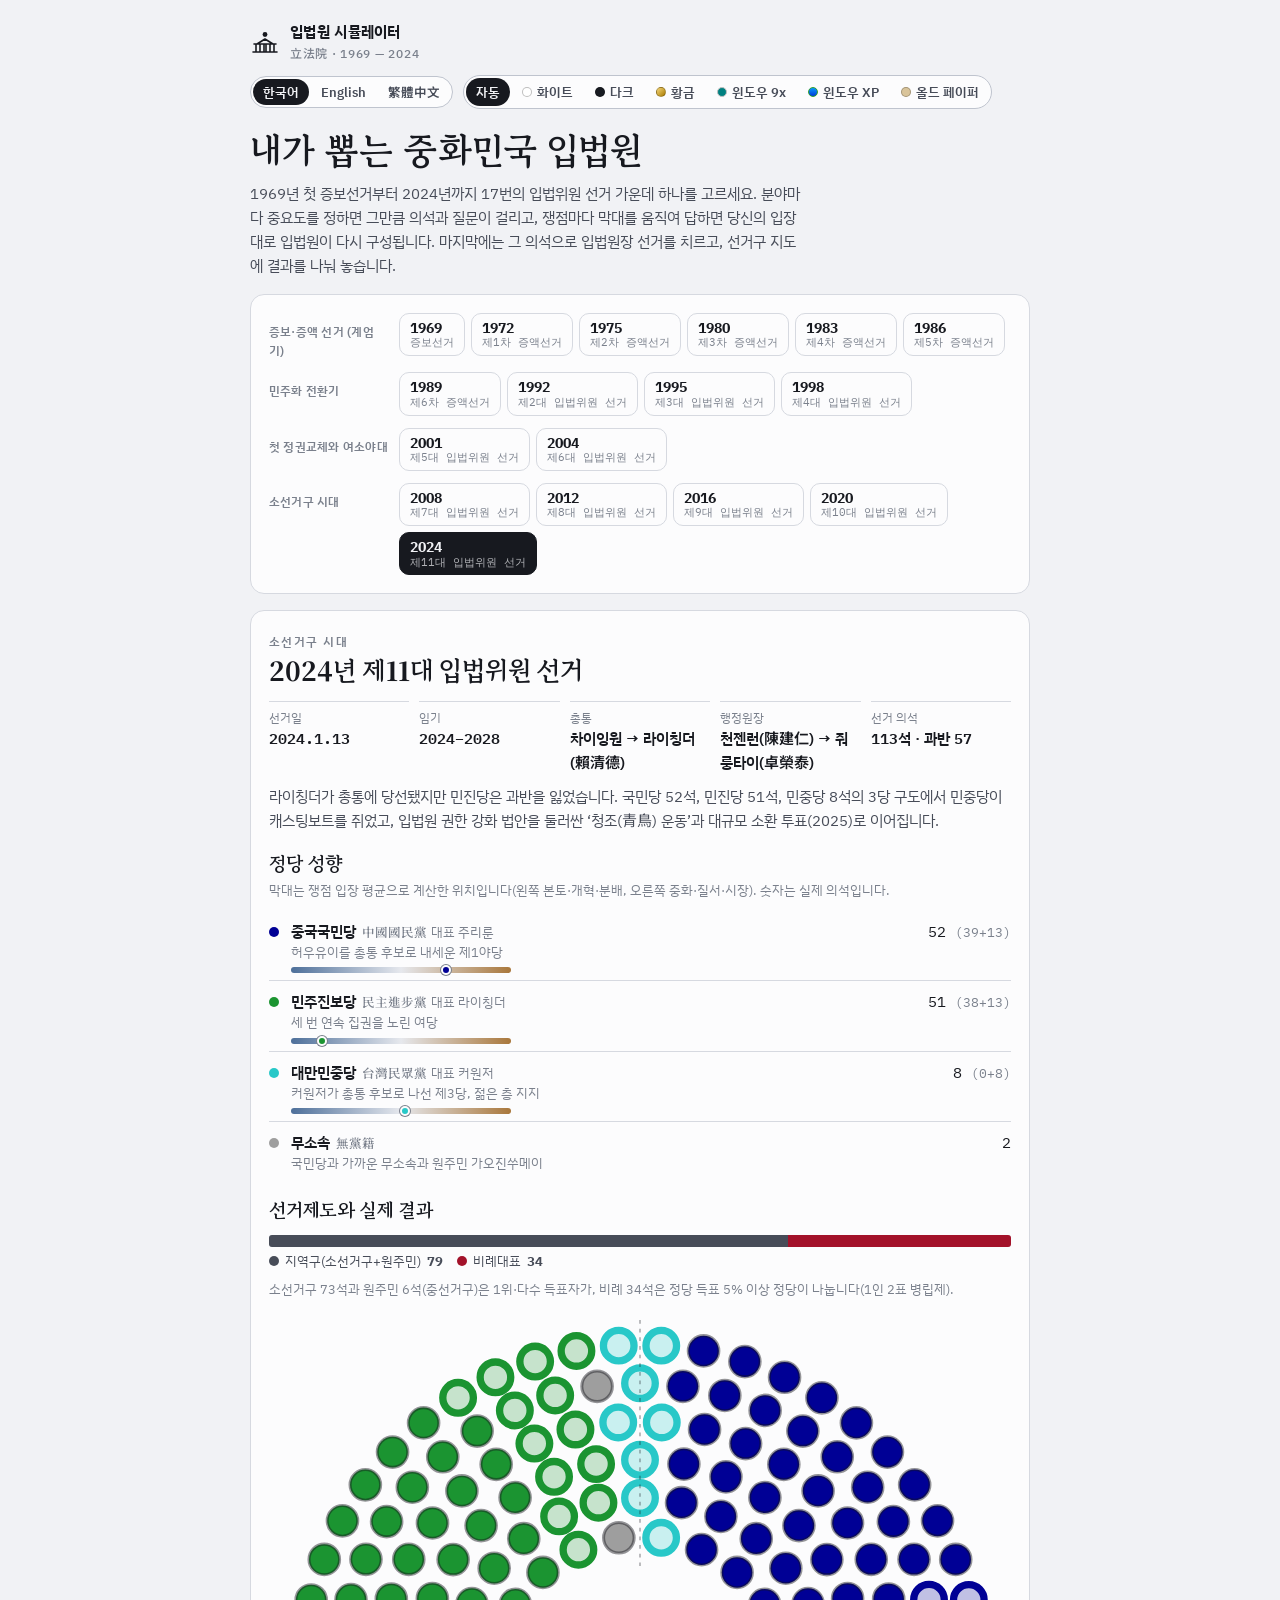
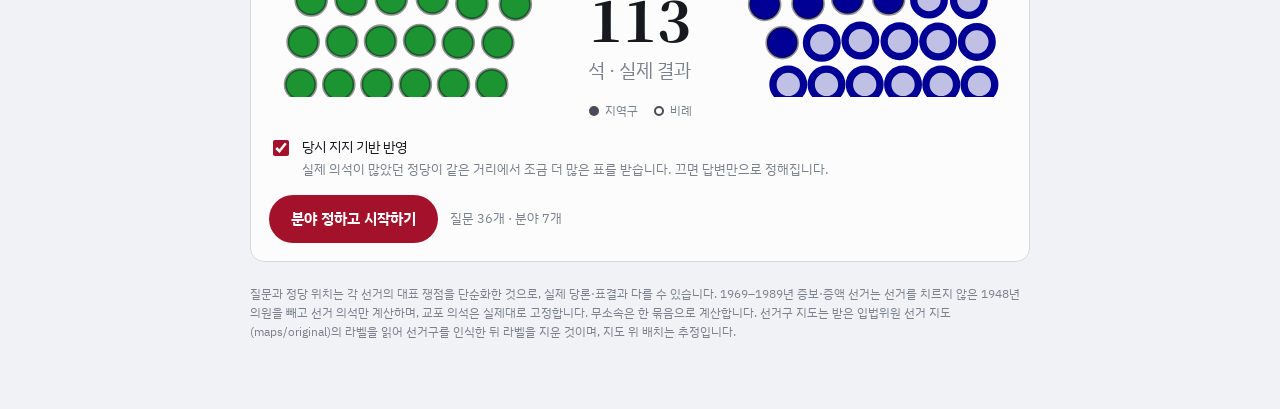
<file: index.html>
<!doctype html>
<html lang="ko"><head><meta charset="utf-8"><meta name="viewport" content="width=device-width,initial-scale=1,viewport-fit=cover">
<title>입법원 시뮬레이터</title>
<meta name="description" content="1969–2024 중화민국 입법위원 선거 17번을 내 입장으로 다시 치르는 시뮬레이터. 반원 의석, 입법원장·총통 선거, 선거구 지도.">
<link rel="alternate" hreflang="ko" href="./"><link rel="alternate" hreflang="en" href="en.html"><link rel="alternate" hreflang="zh-Hant" href="zh.html">
<link rel="icon" type="image/svg+xml" href="favicon/favicon.svg">
<link rel="preconnect" href="https://fonts.googleapis.com"><link rel="preconnect" href="https://fonts.gstatic.com" crossorigin>
<link rel="stylesheet" href="https://fonts.googleapis.com/css2?family=IBM+Plex+Sans+KR:wght@400;500;600;700&family=IBM+Plex+Mono:wght@500;600&family=Noto+Serif+TC:wght@600;800&family=Noto+Sans+TC:wght@400;500;700&family=Gowun+Batang:wght@400;700&family=DotGothic16&display=swap">
<link rel="stylesheet" href="css/style.css">
</head><body>
<div class="wrap">
  <div class="top">
    <div class="brand">
      <svg viewBox="0 0 30 24" aria-hidden="true"><path d="M3 22h24M6 22v-8M10 22v-8M14 22v-8M16 22v-8M20 22v-8M24 22v-8M4 14h22M7 14l8-5 8 5" fill="none" stroke="currentColor" stroke-width="1.6" stroke-linecap="round" stroke-linejoin="round"/><circle cx="15" cy="4.5" r="2.4" fill="currentColor"/></svg>
      <div>입법원 시뮬레이터<small>立法院 · 1969 — 2024</small></div>
    </div>
    <div class="topr">
      <nav class="lang" aria-label="언어"><a href="./" hreflang="ko" lang="ko" aria-current="page">한국어</a><a href="en.html" hreflang="en" lang="en">English</a><a href="zh.html" hreflang="zh-Hant" lang="zh-Hant">繁體中文</a></nav>
      <div class="skin" id="skin" role="group" aria-label="테마"><button type="button" data-skin="auto">자동</button><button type="button" data-skin="light"><i style="background:#ffffff"></i>화이트</button><button type="button" data-skin="dark"><i style="background:#181b21"></i>다크</button><button type="button" data-skin="gold"><i style="background:linear-gradient(135deg,#f6d77a,#a87a00)"></i>황금</button><button type="button" data-skin="win9x"><i style="background:#008080;border-color:#c0c0c0"></i>윈도우 9x</button><button type="button" data-skin="winxp"><i style="background:linear-gradient(180deg,#0997ff,#003dd7);border-color:#2f9e2f"></i>윈도우 XP</button><button type="button" data-skin="paper"><i style="background:#d9c49a"></i>올드 페이퍼</button></div>
      <button type="button" class="link" id="toHome" hidden>선거 다시 고르기</button>
    </div>
  </div>
  <main id="app"></main>
  <p class="foot">질문과 정당 위치는 각 선거의 대표 쟁점을 단순화한 것으로, 실제 당론·표결과 다를 수 있습니다. 1969–1989년 증보·증액 선거는 선거를 치르지 않은 1948년 의원을 빼고 선거 의석만 계산하며, 교포 의석은 실제대로 고정합니다. 무소속은 한 묶음으로 계산합니다. 선거구 지도는 받은 입법위원 선거 지도(maps/original)의 라벨을 읽어 선거구를 인식한 뒤 라벨을 지운 것이며, 지도 위 배치는 추정입니다.</p>
</div>
<script src="data/elections.js"></script>
<script src="data/districts.js"></script>
<script src="data/presidents.js"></script>
<script src="questions/1969.js"></script>
<script src="questions/1972.js"></script>
<script src="questions/1975.js"></script>
<script src="questions/1980.js"></script>
<script src="questions/1983.js"></script>
<script src="questions/1986.js"></script>
<script src="questions/1989.js"></script>
<script src="questions/1992.js"></script>
<script src="questions/1995.js"></script>
<script src="questions/1998.js"></script>
<script src="questions/2001.js"></script>
<script src="questions/2004.js"></script>
<script src="questions/2008.js"></script>
<script src="questions/2012.js"></script>
<script src="questions/2016.js"></script>
<script src="questions/2020.js"></script>
<script src="questions/2024.js"></script>
<script src="i18n/ko.js"></script>
<script src="js/engine.js"></script>
<script src="js/card.js"></script>
<script src="js/app.js"></script>
</body></html>
</file>
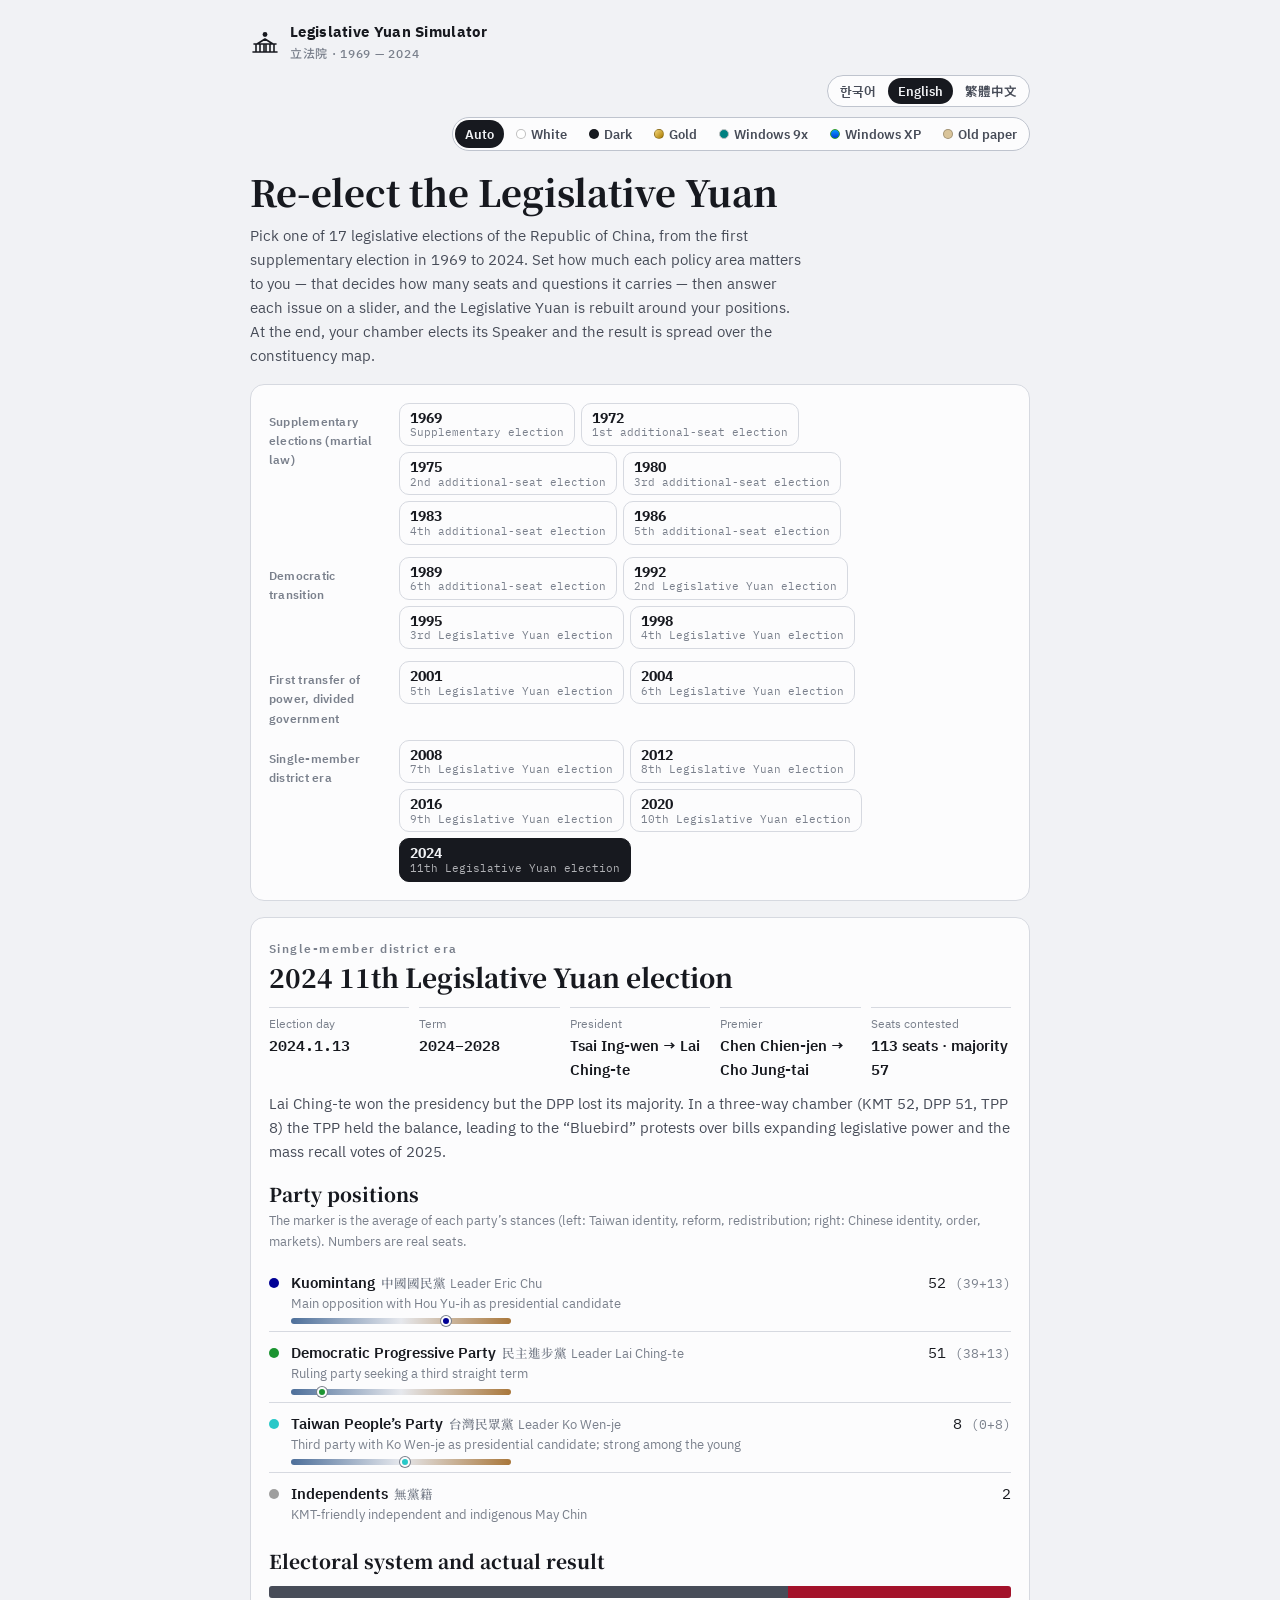
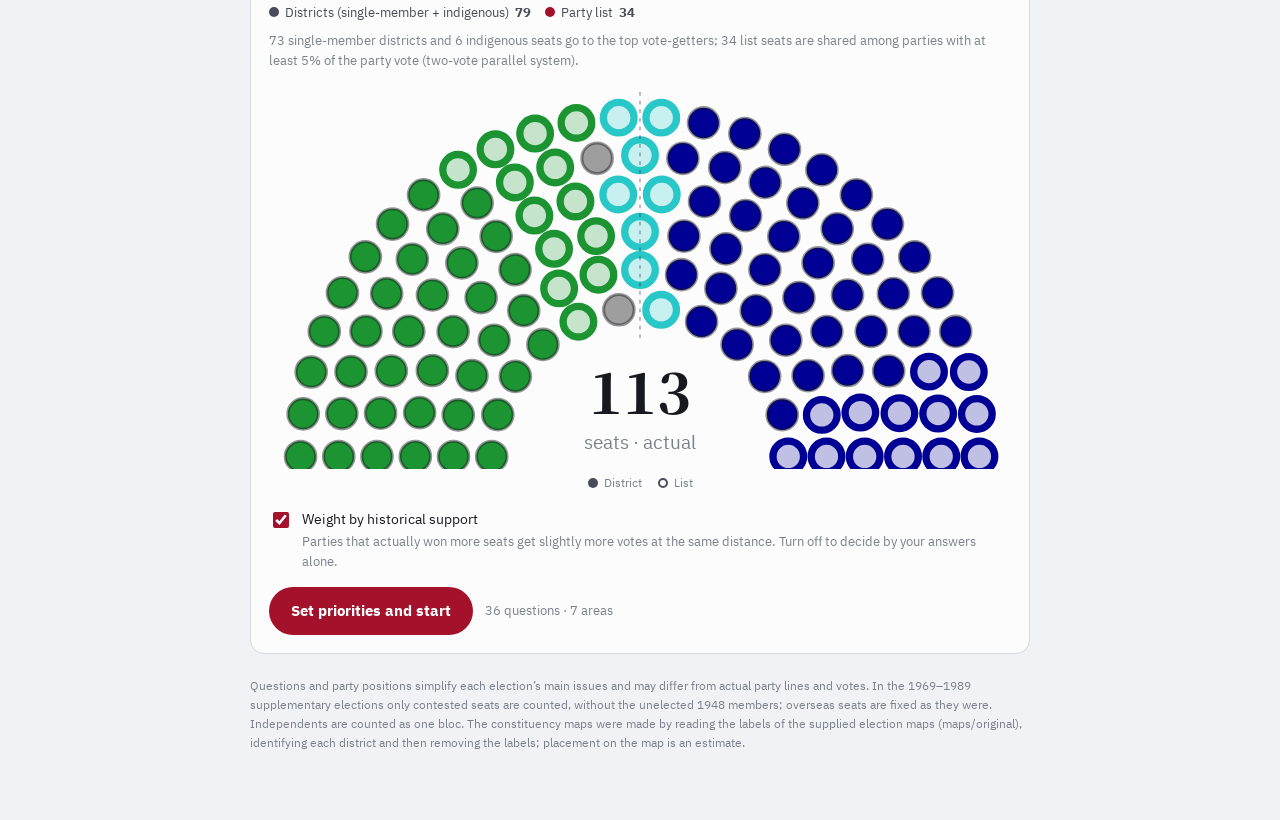
<file: en.html>
<!doctype html>
<html lang="en"><head><meta charset="utf-8"><meta name="viewport" content="width=device-width,initial-scale=1,viewport-fit=cover">
<title>Legislative Yuan Simulator</title>
<meta name="description" content="Re-run 17 Republic of China legislative elections (1969–2024) with your own positions: hemicycle, Speaker and presidential votes, constituency map.">
<link rel="alternate" hreflang="ko" href="./"><link rel="alternate" hreflang="en" href="en.html"><link rel="alternate" hreflang="zh-Hant" href="zh.html">
<link rel="icon" type="image/svg+xml" href="favicon/favicon.svg">
<link rel="preconnect" href="https://fonts.googleapis.com"><link rel="preconnect" href="https://fonts.gstatic.com" crossorigin>
<link rel="stylesheet" href="https://fonts.googleapis.com/css2?family=IBM+Plex+Sans+KR:wght@400;500;600;700&family=IBM+Plex+Mono:wght@500;600&family=Noto+Serif+TC:wght@600;800&family=Noto+Sans+TC:wght@400;500;700&family=Gowun+Batang:wght@400;700&family=DotGothic16&display=swap">
<link rel="stylesheet" href="css/style.css">
</head><body>
<div class="wrap">
  <div class="top">
    <div class="brand">
      <svg viewBox="0 0 30 24" aria-hidden="true"><path d="M3 22h24M6 22v-8M10 22v-8M14 22v-8M16 22v-8M20 22v-8M24 22v-8M4 14h22M7 14l8-5 8 5" fill="none" stroke="currentColor" stroke-width="1.6" stroke-linecap="round" stroke-linejoin="round"/><circle cx="15" cy="4.5" r="2.4" fill="currentColor"/></svg>
      <div>Legislative Yuan Simulator<small>立法院 · 1969 — 2024</small></div>
    </div>
    <div class="topr">
      <nav class="lang" aria-label="Language"><a href="./" hreflang="ko" lang="ko">한국어</a><a href="en.html" hreflang="en" lang="en" aria-current="page">English</a><a href="zh.html" hreflang="zh-Hant" lang="zh-Hant">繁體中文</a></nav>
      <div class="skin" id="skin" role="group" aria-label="Theme"><button type="button" data-skin="auto">Auto</button><button type="button" data-skin="light"><i style="background:#ffffff"></i>White</button><button type="button" data-skin="dark"><i style="background:#181b21"></i>Dark</button><button type="button" data-skin="gold"><i style="background:linear-gradient(135deg,#f6d77a,#a87a00)"></i>Gold</button><button type="button" data-skin="win9x"><i style="background:#008080;border-color:#c0c0c0"></i>Windows 9x</button><button type="button" data-skin="winxp"><i style="background:linear-gradient(180deg,#0997ff,#003dd7);border-color:#2f9e2f"></i>Windows XP</button><button type="button" data-skin="paper"><i style="background:#d9c49a"></i>Old paper</button></div>
      <button type="button" class="link" id="toHome" hidden>Pick another election</button>
    </div>
  </div>
  <main id="app"></main>
  <p class="foot">Questions and party positions simplify each election’s main issues and may differ from actual party lines and votes. In the 1969–1989 supplementary elections only contested seats are counted, without the unelected 1948 members; overseas seats are fixed as they were. Independents are counted as one bloc. The constituency maps were made by reading the labels of the supplied election maps (maps/original), identifying each district and then removing the labels; placement on the map is an estimate.</p>
</div>
<script src="data/elections.js"></script>
<script src="data/districts.js"></script>
<script src="data/presidents.js"></script>
<script src="questions/1969.js"></script>
<script src="questions/1972.js"></script>
<script src="questions/1975.js"></script>
<script src="questions/1980.js"></script>
<script src="questions/1983.js"></script>
<script src="questions/1986.js"></script>
<script src="questions/1989.js"></script>
<script src="questions/1992.js"></script>
<script src="questions/1995.js"></script>
<script src="questions/1998.js"></script>
<script src="questions/2001.js"></script>
<script src="questions/2004.js"></script>
<script src="questions/2008.js"></script>
<script src="questions/2012.js"></script>
<script src="questions/2016.js"></script>
<script src="questions/2020.js"></script>
<script src="questions/2024.js"></script>
<script src="i18n/en.js"></script>
<script src="i18n/en-data.js"></script>
<script src="questions/en/1969.js"></script>
<script src="questions/en/1972.js"></script>
<script src="questions/en/1975.js"></script>
<script src="questions/en/1980.js"></script>
<script src="questions/en/1983.js"></script>
<script src="questions/en/1986.js"></script>
<script src="questions/en/1989.js"></script>
<script src="questions/en/1992.js"></script>
<script src="questions/en/1995.js"></script>
<script src="questions/en/1998.js"></script>
<script src="questions/en/2001.js"></script>
<script src="questions/en/2004.js"></script>
<script src="questions/en/2008.js"></script>
<script src="questions/en/2012.js"></script>
<script src="questions/en/2016.js"></script>
<script src="questions/en/2020.js"></script>
<script src="questions/en/2024.js"></script>
<script src="i18n/apply.js"></script>
<script src="js/engine.js"></script>
<script src="js/card.js"></script>
<script src="js/app.js"></script>
</body></html>
</file>
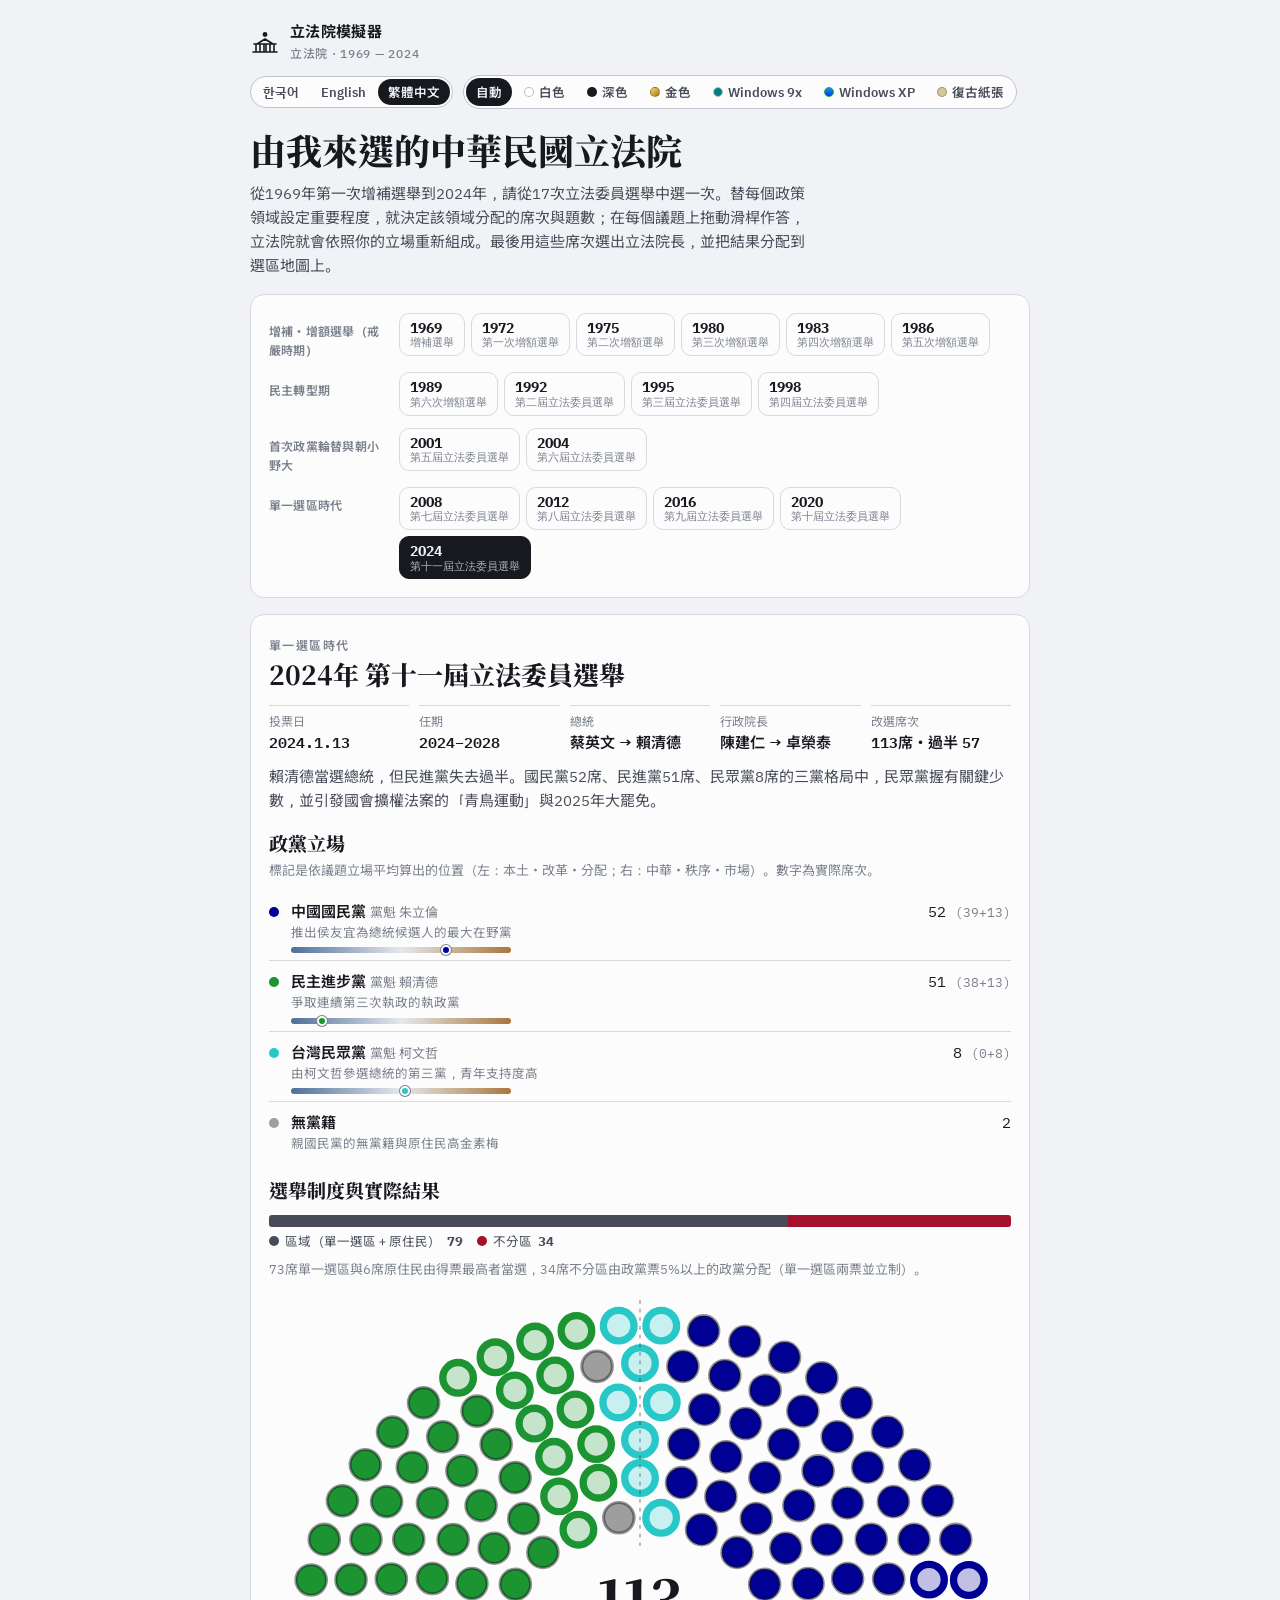
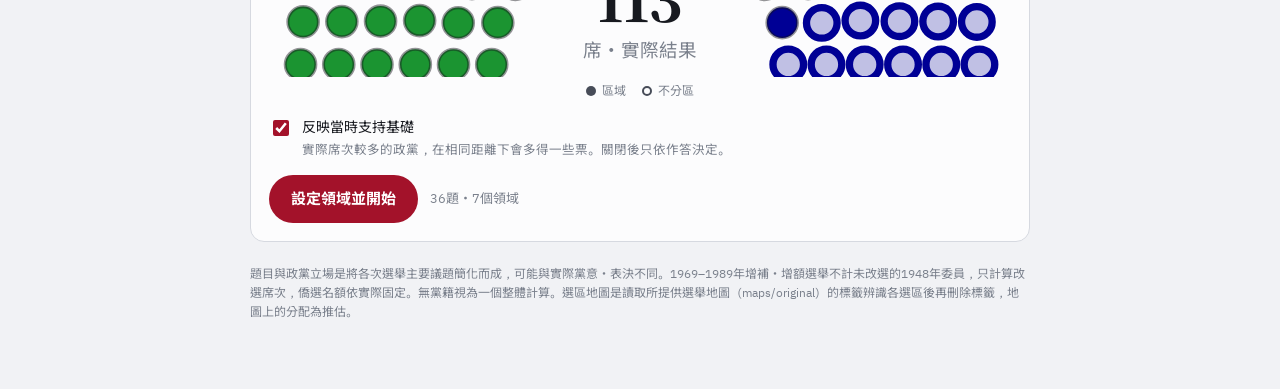
<file: zh.html>
<!doctype html>
<html lang="zh-Hant"><head><meta charset="utf-8"><meta name="viewport" content="width=device-width,initial-scale=1,viewport-fit=cover">
<title>立法院模擬器</title>
<meta name="description" content="用自己的立場重新進行1969–2024年17次中華民國立法委員選舉：半圓席次、立法院長與總統選舉、選區地圖。">
<link rel="alternate" hreflang="ko" href="./"><link rel="alternate" hreflang="en" href="en.html"><link rel="alternate" hreflang="zh-Hant" href="zh.html">
<link rel="icon" type="image/svg+xml" href="favicon/favicon.svg">
<link rel="preconnect" href="https://fonts.googleapis.com"><link rel="preconnect" href="https://fonts.gstatic.com" crossorigin>
<link rel="stylesheet" href="https://fonts.googleapis.com/css2?family=IBM+Plex+Sans+KR:wght@400;500;600;700&family=IBM+Plex+Mono:wght@500;600&family=Noto+Serif+TC:wght@600;800&family=Noto+Sans+TC:wght@400;500;700&family=Gowun+Batang:wght@400;700&family=DotGothic16&display=swap">
<link rel="stylesheet" href="css/style.css">
</head><body>
<div class="wrap">
  <div class="top">
    <div class="brand">
      <svg viewBox="0 0 30 24" aria-hidden="true"><path d="M3 22h24M6 22v-8M10 22v-8M14 22v-8M16 22v-8M20 22v-8M24 22v-8M4 14h22M7 14l8-5 8 5" fill="none" stroke="currentColor" stroke-width="1.6" stroke-linecap="round" stroke-linejoin="round"/><circle cx="15" cy="4.5" r="2.4" fill="currentColor"/></svg>
      <div>立法院模擬器<small>立法院 · 1969 — 2024</small></div>
    </div>
    <div class="topr">
      <nav class="lang" aria-label="語言"><a href="./" hreflang="ko" lang="ko">한국어</a><a href="en.html" hreflang="en" lang="en">English</a><a href="zh.html" hreflang="zh-Hant" lang="zh-Hant" aria-current="page">繁體中文</a></nav>
      <div class="skin" id="skin" role="group" aria-label="佈景"><button type="button" data-skin="auto">自動</button><button type="button" data-skin="light"><i style="background:#ffffff"></i>白色</button><button type="button" data-skin="dark"><i style="background:#181b21"></i>深色</button><button type="button" data-skin="gold"><i style="background:linear-gradient(135deg,#f6d77a,#a87a00)"></i>金色</button><button type="button" data-skin="win9x"><i style="background:#008080;border-color:#c0c0c0"></i>Windows 9x</button><button type="button" data-skin="winxp"><i style="background:linear-gradient(180deg,#0997ff,#003dd7);border-color:#2f9e2f"></i>Windows XP</button><button type="button" data-skin="paper"><i style="background:#d9c49a"></i>復古紙張</button></div>
      <button type="button" class="link" id="toHome" hidden>重新選擇選舉</button>
    </div>
  </div>
  <main id="app"></main>
  <p class="foot">題目與政黨立場是將各次選舉主要議題簡化而成，可能與實際黨意・表決不同。1969–1989年增補・增額選舉不計未改選的1948年委員，只計算改選席次，僑選名額依實際固定。無黨籍視為一個整體計算。選區地圖是讀取所提供選舉地圖（maps/original）的標籤辨識各選區後再刪除標籤，地圖上的分配為推估。</p>
</div>
<script src="data/elections.js"></script>
<script src="data/districts.js"></script>
<script src="data/presidents.js"></script>
<script src="questions/1969.js"></script>
<script src="questions/1972.js"></script>
<script src="questions/1975.js"></script>
<script src="questions/1980.js"></script>
<script src="questions/1983.js"></script>
<script src="questions/1986.js"></script>
<script src="questions/1989.js"></script>
<script src="questions/1992.js"></script>
<script src="questions/1995.js"></script>
<script src="questions/1998.js"></script>
<script src="questions/2001.js"></script>
<script src="questions/2004.js"></script>
<script src="questions/2008.js"></script>
<script src="questions/2012.js"></script>
<script src="questions/2016.js"></script>
<script src="questions/2020.js"></script>
<script src="questions/2024.js"></script>
<script src="i18n/zh.js"></script>
<script src="i18n/zh-data.js"></script>
<script src="questions/zh/1969.js"></script>
<script src="questions/zh/1972.js"></script>
<script src="questions/zh/1975.js"></script>
<script src="questions/zh/1980.js"></script>
<script src="questions/zh/1983.js"></script>
<script src="questions/zh/1986.js"></script>
<script src="questions/zh/1989.js"></script>
<script src="questions/zh/1992.js"></script>
<script src="questions/zh/1995.js"></script>
<script src="questions/zh/1998.js"></script>
<script src="questions/zh/2001.js"></script>
<script src="questions/zh/2004.js"></script>
<script src="questions/zh/2008.js"></script>
<script src="questions/zh/2012.js"></script>
<script src="questions/zh/2016.js"></script>
<script src="questions/zh/2020.js"></script>
<script src="questions/zh/2024.js"></script>
<script src="i18n/apply.js"></script>
<script src="js/engine.js"></script>
<script src="js/card.js"></script>
<script src="js/app.js"></script>
</body></html>
</file>
<file: css/style.css>
/* 입법원 시뮬레이터 — 한 줄 기록부형 레이아웃(위에 반원 의석, 아래로 안건, 미디어 플레이어 같은 막대로 입장 선택).
   중의원 시뮬레이터(jp-parliament-simulator)의 스타일을 바탕으로 했습니다.
   테마(data-skin): 없음=자동(기기 라이트/다크) · light(화이트) · dark(다크) · gold(황금) · win9x(윈도우 9x) · winxp(윈도우 XP) · paper(올드 페이퍼) */
:root{
  --bg:#f1f2f5; --surface:#fcfcfd; --sunk:#e6e8ed; --line:#d6d9e0; --line2:#bfc4ce;
  --ink:#17191f; --ink2:#474c58; --ink3:#7a808c;
  --accent:#a3122a; --accent-ink:#ffffff; --gold:#9a7a2e;
  --ok:#2f7d4f; --warn:#b4552d; --pa:#4d6f9a; --pb:#a9773b; --link:#2f5fb3;
  --seat-edge:rgba(20,22,28,.45); --radius:14px;
  --f-display:"Noto Serif TC","Gowun Batang","Noto Serif KR",serif;
  --f-body:"IBM Plex Sans KR","Noto Sans TC","Apple SD Gothic Neo","Malgun Gothic",sans-serif;
  --f-mono:"IBM Plex Mono",ui-monospace,monospace;
  color-scheme:light;
}
@media (prefers-color-scheme: dark){:root:not([data-theme="light"]):not([data-skin]){
  --bg:#101216; --surface:#181b21; --sunk:#13151a; --line:#2a2e37; --line2:#383d48;
  --ink:#e7e9ee; --ink2:#a9aebb; --ink3:#747a87; --accent:#f07a8e; --accent-ink:#101216; --gold:#c9a866;
  --ok:#6cc08f; --warn:#e08a63; --pa:#86a6d4; --pb:#d4a165; --link:#8ab4f8; --seat-edge:rgba(255,255,255,.6); color-scheme:dark}}
:root[data-theme="dark"]:not([data-skin]),html:root[data-skin="dark"]{
  --bg:#101216; --surface:#181b21; --sunk:#13151a; --line:#2a2e37; --line2:#383d48;
  --ink:#e7e9ee; --ink2:#a9aebb; --ink3:#747a87; --accent:#f07a8e; --accent-ink:#101216; --gold:#c9a866;
  --ok:#6cc08f; --warn:#e08a63; --pa:#86a6d4; --pb:#d4a165; --link:#8ab4f8; --seat-edge:rgba(255,255,255,.6); color-scheme:dark}
html:root[data-skin="light"]{color-scheme:light}
/* 황금: 금박 테두리와 짙은 금색 강조 */
html:root[data-skin="gold"]{--bg:#f3e6c4; --surface:#fffaf0; --sunk:#f0e2bd; --line:#e2c987; --line2:#c9a44f; --ink:#2a1f05; --ink2:#5a4515; --ink3:#8a7235;
  --accent:#a87a00; --accent-ink:#fffaf0; --gold:#b8860b; --ok:#3f7d2f; --warn:#a5462a; --pa:#4d6a8f; --pb:#a8721e; --link:#8a5a00; --seat-edge:rgba(60,40,0,.5); --radius:12px; color-scheme:light;
  --f-display:"Noto Serif TC","Gowun Batang",serif}
html:root[data-skin="gold"] body{background:radial-gradient(ellipse at 20% 0%,rgba(255,236,170,.75),transparent 55%),radial-gradient(ellipse at 90% 100%,rgba(184,134,11,.18),transparent 60%),var(--bg)}
html:root[data-skin="gold"] .box{border:1px solid #d9b45a;box-shadow:0 0 0 3px #fffaf0 inset,0 0 0 4px #e8cf8a inset,0 2px 10px rgba(140,100,0,.12)}
html:root[data-skin="gold"] :is(.cta,.play){background:linear-gradient(180deg,#e2b53e,#a87a00 55%,#8a6200);color:#fffaf0;box-shadow:0 1px 0 rgba(255,255,255,.5) inset,0 1px 3px rgba(90,60,0,.35);text-shadow:0 1px 1px rgba(60,40,0,.4)}
html:root[data-skin="gold"] :is(.intro h1,.rhead h2,.detail h2,.qtitle){background:linear-gradient(180deg,#8a6200,#c99a1e 45%,#6b4c00);-webkit-background-clip:text;background-clip:text;color:transparent}
html:root[data-skin="paper"]{--bg:#ece0c4; --surface:#f7efd9; --sunk:#e4d5b3; --line:#d3bf95; --line2:#bfa678; --ink:#3a2814; --ink2:#5e472b; --ink3:#8a7352;
  --accent:#7a2e1d; --accent-ink:#fbf3df; --gold:#9a7330; --ok:#4d6b2f; --warn:#a5462a; --pa:#4f6a78; --pb:#9a6a2c; --link:#7a3b17; --seat-edge:rgba(58,40,20,.6); --radius:4px; color-scheme:light;
  --f-display:"Shippori Mincho B1","Gowun Batang",serif; --f-body:"Gowun Batang","Shippori Mincho B1",serif}
html:root[data-skin="paper"] body{background:radial-gradient(ellipse at 20% 10%,rgba(255,250,235,.55),transparent 60%),radial-gradient(ellipse at 80% 90%,rgba(150,110,50,.12),transparent 55%),var(--bg)}
html:root[data-skin="win9x"]{--bg:#008080; --surface:#c0c0c0; --sunk:#ffffff; --line:#808080; --line2:#404040; --ink:#000000; --ink2:#202020; --ink3:#404040;
  --accent:#000080; --accent-ink:#ffffff; --gold:#808000; --ok:#006400; --warn:#a00000; --pa:#000080; --pb:#808000; --link:#0000ee; --seat-edge:#000000; --radius:0; color-scheme:light;
  --f-display:"DotGothic16","Gulim","Tahoma",sans-serif; --f-body:"Tahoma","Gulim","Dotum",sans-serif; --f-mono:"DotGothic16","Courier New",monospace}

*{box-sizing:border-box}
body{background:var(--bg);color:var(--ink);font-family:var(--f-body);font-size:15px;line-height:1.6;margin:0;padding:0 16px;-webkit-font-smoothing:antialiased}
.wrap{max-width:780px;margin:0 auto;padding-block:20px 56px}
button,select,input{font:inherit;color:inherit}
button{cursor:pointer}
button:focus-visible,[tabindex]:focus-visible,select:focus-visible{outline:2px solid var(--accent);outline-offset:2px}
h1,h2,h3,h4{font-family:var(--f-display);font-weight:800;line-height:1.3;text-wrap:balance;margin:0}
h3{font-size:19px}
.num{font-family:var(--f-mono);font-variant-numeric:tabular-nums}
.hint{color:var(--ink3);font-size:13px;margin:0}
.sub{margin:4px 0 12px}
.eyebrow{font-size:12px;letter-spacing:.12em;color:var(--ink3);font-weight:600}
.dot{display:inline-block;width:10px;height:10px;border-radius:50%;flex:none}
.ring{display:inline-block;width:10px;height:10px;border-radius:50%;flex:none;border:2px solid var(--ink2)}
.stack{display:grid;gap:16px}
.box{background:var(--surface);border:1px solid var(--line);border-radius:var(--radius);padding:18px;min-width:0}

/* 머리말 */
.top{display:flex;align-items:center;justify-content:space-between;gap:12px;margin-bottom:18px;flex-wrap:wrap}
.brand{display:flex;align-items:center;gap:10px;font-weight:700;letter-spacing:.02em}
.brand svg{width:30px;height:24px;flex:none}
.brand small{display:block;font-weight:500;color:var(--ink3);font-size:12px;letter-spacing:.06em}
.topr{display:flex;align-items:center;gap:10px;flex-wrap:wrap;justify-content:flex-end}
.skin{display:inline-flex;flex-wrap:wrap;justify-content:center;border:1px solid var(--line2);border-radius:18px;padding:2px;gap:2px;background:var(--surface);max-width:100%}
.skin button{white-space:nowrap;border:0;background:transparent;border-radius:999px;padding:4px 10px;font-size:12.5px;font-weight:600;color:var(--ink2);display:inline-flex;align-items:center;gap:5px}
.skin button i{width:10px;height:10px;border-radius:50%;border:1px solid rgba(0,0,0,.25);display:inline-block}
.skin button[aria-pressed="true"]{background:var(--ink);color:var(--bg)}
.link{background:none;border:0;padding:4px 0;color:var(--ink2);font-weight:600;font-size:14px}
.link:hover{color:var(--accent)}
.cta{background:var(--accent);color:var(--accent-ink);border:0;border-radius:999px;padding:12px 22px;font-weight:700;font-size:15px}
.cta.ghost{background:transparent;color:var(--ink);border:1px solid var(--line2)}
.cta:disabled{opacity:.4;cursor:default}
.launch{display:flex;flex-wrap:wrap;align-items:center;gap:12px}
.launch span{color:var(--ink3);font-size:13px}

/* 1. 총선 고르기 */
.intro h1{font-size:clamp(26px,6vw,36px)}
.intro p{color:var(--ink2);max-width:62ch;margin:8px 0 0}
.eras{display:grid;gap:12px}
.era{display:grid;grid-template-columns:120px 1fr;gap:10px;align-items:start}
.era>span{font-size:12px;color:var(--ink3);font-weight:600;padding-top:9px;letter-spacing:.02em}
.era .row{display:flex;flex-wrap:wrap;gap:6px}
.asm{border:1px solid var(--line);background:var(--surface);border-radius:10px;padding:5px 10px;display:grid;line-height:1.25;text-align:left;min-width:66px}
.asm b{font-size:14px}
.asm small{font-family:var(--f-mono);font-size:11px;color:var(--ink3)}
.asm[aria-pressed="true"]{background:var(--ink);color:var(--bg);border-color:var(--ink)}
.asm[aria-pressed="true"] small{color:inherit;opacity:.7}
@media (max-width:520px){.era{grid-template-columns:1fr;gap:4px}.era>span{padding-top:0}}
.detail h2{font-size:26px}
.facts{display:grid;grid-template-columns:repeat(auto-fit,minmax(140px,1fr));gap:10px;margin:14px 0 4px}
.facts div{border-top:1px solid var(--line);padding-top:6px}
.facts dt{font-size:12px;color:var(--ink3)}
.facts dd{margin:0;font-weight:600}
.desc{color:var(--ink2);margin:10px 0 0}
.sysbar{display:flex;height:12px;border-radius:3px;overflow:hidden;margin:12px 0 4px;background:var(--sunk)}
.sysbar span{height:100%}
.syslg{display:flex;flex-wrap:wrap;gap:4px 14px;font-size:12.5px;color:var(--ink2)}
.syslg span{display:flex;gap:6px;align-items:center}
.plist{display:grid;gap:2px;margin-top:6px}
.prow{display:grid;grid-template-columns:12px 1fr auto;gap:10px;align-items:baseline;padding:7px 0;border-bottom:1px solid var(--line)}
.prow:last-child{border-bottom:0}
.prow b{font-weight:600}
.prow small{display:block;color:var(--ink3);font-size:12.5px;line-height:1.4}
.prow .ja{font-family:var(--f-display);color:var(--ink3);font-size:12.5px;margin-left:6px;font-weight:600}
.lean{position:relative;height:6px;border-radius:3px;background:linear-gradient(90deg,var(--pa),var(--sunk) 50%,var(--pb));margin-top:6px;max-width:220px}
.lean i{position:absolute;top:50%;width:10px;height:10px;margin:-5px 0 0 -5px;border-radius:50%;border:2px solid var(--surface);box-shadow:0 0 0 1px var(--ink3)}
.opts{display:grid;gap:10px;margin-top:4px}
.chk{display:flex;gap:10px;align-items:flex-start;font-size:14px}
.chk input{margin-top:4px;accent-color:var(--accent);width:16px;height:16px;flex:none}
.chk small{display:block;color:var(--ink3);font-size:12.5px}

/* 반원 의석 (부채꼴 arch) */
.hemi svg{width:100%;height:auto;display:block}
.hemi .seat{transform-box:fill-box;transform-origin:center;transition:fill .5s ease,stroke .5s ease}
.hemi .big{font-family:var(--f-display);font-weight:800;font-size:46px;fill:var(--ink)}
.hemi .sm{font-size:15px;fill:var(--ink3)}
.hemi .mj{stroke:var(--ink);stroke-dasharray:3 4;opacity:.45}
.hlg{display:flex;justify-content:center;flex-wrap:wrap;gap:4px 16px;font-size:12px;color:var(--ink3);margin-top:4px}
.hlg span{display:flex;gap:6px;align-items:center}
.hemi .seat.s-in{animation:seatIn .55s cubic-bezier(.3,1.6,.5,1) backwards}
.hemi .seat.s-out{animation:seatOut .65s ease backwards}
.hemi .seat.s-sw{animation:seatSw .8s ease-in-out backwards}
@keyframes seatIn{0%{transform:scale(0);opacity:0}100%{transform:scale(1);opacity:1}}
@keyframes seatOut{0%{transform:scale(1.2)}45%{transform:scale(.2)}100%{transform:scale(1)}}
@keyframes seatSw{0%{fill:var(--old);transform:scale(1.15)}42%{fill:var(--old);transform:scale(.12)}43%{fill:var(--new);transform:scale(.12)}75%{transform:scale(1.15)}100%{fill:var(--new);transform:scale(1)}}
.popin{animation:seatIn .5s cubic-bezier(.3,1.6,.5,1) backwards;display:inline-block}

/* 2. 분야 중요도 */
.lead{color:var(--ink2);margin:6px 0 0;max-width:62ch}
.seg5{display:grid;grid-template-columns:repeat(5,1fr);border:1px solid var(--line2);border-radius:10px;overflow:hidden}
.seg5 button{border:0;border-right:1px solid var(--line);background:transparent;padding:8px 2px;font-size:12.5px;font-weight:600;color:var(--ink2);line-height:1.2}
.seg5 button:last-child{border-right:0}
.seg5 button[aria-checked="true"]{background:var(--ink);color:var(--bg)}
.seg5.mini{max-width:420px}
.seg5.mini button{padding:5px 2px;font-size:11.5px}
.frow{display:grid;gap:8px;padding:14px 0;border-bottom:1px solid var(--line)}
.frow:first-child{padding-top:0}
.frow:last-child{border-bottom:0;padding-bottom:0}
.frow .fh{display:flex;justify-content:space-between;align-items:flex-start;gap:10px}
.frow .fh small{display:block;color:var(--ink3);font-size:12.5px;font-weight:400;margin-top:2px}
.fseats{font-family:var(--f-mono);font-weight:700;font-size:16px;text-align:right;white-space:nowrap}
.fseats small{display:block;font-family:var(--f-body);color:var(--ink3);font-weight:500;font-size:12px}
.frow.off .fchip,.frow.off .fseats{opacity:.5}
.fchip{display:inline-flex;align-items:center;gap:6px;font-size:14px;font-weight:700;color:var(--ink)}
.fbar{display:flex;height:14px;border-radius:4px;overflow:hidden;background:var(--sunk);margin:6px 0 4px}
.fbar span{height:100%}

/* 3. 질문 */
.qhead{display:flex;justify-content:space-between;align-items:center;gap:10px}
.prog{display:grid;grid-auto-flow:column;gap:3px;margin:14px 0 18px}
.prog i{height:4px;border-radius:2px;background:var(--line)}
.prog i.done{background:var(--accent)}
.prog i.skip{background:var(--line2)}
.prog i.cur{background:var(--ink)}
.stakebox{display:flex;flex-wrap:wrap;gap:6px 14px;align-items:center;background:var(--surface);border:1px solid var(--line);border-radius:12px;padding:10px 12px;font-size:13px;color:var(--ink2)}
.stakebox b{color:var(--ink);font-family:var(--f-mono)}
.qmeta{display:flex;gap:10px;align-items:center;font-size:13px;color:var(--ink3);flex-wrap:wrap}
.qmeta b{color:var(--ink2)}
.qtitle{font-size:clamp(24px,6vw,32px);margin:6px 0 16px}
.poles{display:grid;grid-template-columns:1fr 1fr;gap:10px}
.pole{text-align:left;background:var(--surface);border:1px solid var(--line);border-radius:12px;padding:12px 13px;display:grid;gap:6px;align-content:start;transition:opacity .2s,border-color .2s;opacity:var(--o,1);min-width:0}
.pole.r{text-align:right}
.pole .pn{display:flex;gap:7px;align-items:center;font-size:13px;font-weight:700;color:var(--ink2)}
.pole.r .pn{justify-content:flex-end}
.pole .pn i{width:10px;height:10px;border-radius:50%;background:var(--pc);flex:none}
.pole .ps{font-size:15px;line-height:1.45;font-weight:500}
.pole.on{border-color:var(--pc);box-shadow:inset 0 0 0 1px var(--pc)}
.pole em{font-style:normal;font-family:var(--f-mono);font-size:11px;color:var(--ink3)}
.player{margin-top:20px;background:var(--surface);border:1px solid var(--line);border-radius:16px;padding:22px 18px 16px}
.track{position:relative;height:44px;touch-action:none;cursor:pointer;margin:18px 6px 0}
.rail{position:absolute;left:0;right:0;top:50%;height:8px;margin-top:-4px;border-radius:4px;background:var(--sunk);box-shadow:inset 0 0 0 1px var(--line)}
.fill{position:absolute;top:50%;height:8px;margin-top:-4px;border-radius:4px;background:var(--fc,var(--accent))}
.tick{position:absolute;top:50%;width:1px;height:14px;margin-top:-7px;background:var(--line2)}
.tick.c{height:22px;margin-top:-11px;background:var(--ink3)}
.thumb{position:absolute;top:50%;width:24px;height:24px;margin:-12px 0 0 -12px;border-radius:50%;background:var(--surface);border:3px solid var(--fc,var(--ink3));box-shadow:0 1px 4px rgba(0,0,0,.25)}
.track:not(.set) .thumb{border-style:dashed}
.bubble{position:absolute;bottom:100%;transform:translateX(-50%);margin-bottom:-2px;font-family:var(--f-mono);font-size:11px;font-weight:600;background:var(--ink);color:var(--bg);border-radius:6px;padding:1px 6px;white-space:nowrap;pointer-events:none}
.track:not(.set) .bubble{opacity:0}
.track.anim .thumb,.track.anim .fill,.track.anim .bubble{transition:left .18s ease,width .18s ease}
.time{display:flex;justify-content:space-between;gap:10px;font-size:12px;color:var(--ink3);margin-top:4px}
.read{text-align:center;font-weight:600;color:var(--ink);margin:10px 0 0;min-height:1.6em}
.controls{display:flex;align-items:center;justify-content:center;gap:12px;margin-top:14px}
.ic{width:46px;height:46px;border-radius:50%;border:1px solid var(--line2);background:transparent;display:grid;place-items:center;padding:0;font-weight:700}
.ic svg{width:18px;height:18px;fill:currentColor}
.ic:disabled{opacity:.35;cursor:default}
.play{padding:0 22px;height:52px;border-radius:999px;background:var(--accent);color:var(--accent-ink);border:0;display:flex;gap:8px;align-items:center;font-weight:700}
.play svg{width:16px;height:16px;fill:currentColor}
.play:disabled{opacity:.4;cursor:default}
.kbd{font-size:12px;color:var(--ink3);text-align:center;margin-top:10px}
.lv{display:flex;flex-wrap:wrap;justify-content:center;gap:4px 14px;font-size:12.5px;color:var(--ink2);margin-top:6px}
.lv span{display:inline-flex;align-items:center;gap:5px}
.lv b{font-family:var(--f-mono);color:var(--ink)}
.lv em{font-style:normal;font-family:var(--f-mono);font-size:11.5px;font-weight:700;padding:0 5px;border-radius:999px}
.lv em.up{color:var(--ok);background:color-mix(in srgb,var(--ok) 14%,transparent)}
.lv em.down{color:var(--warn);background:color-mix(in srgb,var(--warn) 14%,transparent)}
@media (max-width:480px){.poles{grid-template-columns:1fr}.pole.r{text-align:left}.pole.r .pn{justify-content:flex-start}.pole.r .pn i{order:-1}.box{padding:15px}.seg5 button{font-size:11.5px}}

/* 4. 분야별 발표 */
.brow{display:grid;grid-template-columns:12px 1fr auto auto;gap:10px;align-items:center;padding:7px 0;border-bottom:1px solid var(--line);font-size:14px}
.brow .add{font-family:var(--f-mono);font-size:13px;color:var(--ok);min-width:40px;text-align:right;font-weight:700}
.brow .add.zero{color:var(--ink3)}
.brow .add.neg{color:var(--warn)}
.brow .cum{font-family:var(--f-mono);font-weight:700;min-width:36px;text-align:right}
.brow .bar{height:6px;border-radius:3px;background:var(--sunk);margin-top:4px;overflow:hidden}
.brow .bar span{display:block;height:100%;transition:width .8s cubic-bezier(.2,.8,.2,1)}

/* 5. 결과 */
.rhead h2{font-size:clamp(26px,6vw,34px)}
.pills{display:flex;flex-wrap:wrap;gap:6px;margin-bottom:10px}
.pill{font-size:12px;font-weight:600;border:1px solid var(--line2);border-radius:999px;padding:2px 10px;color:var(--ink2)}
.pill.strong{background:var(--ink);color:var(--bg);border-color:var(--ink)}
.pill.ok{border-color:var(--ok);color:var(--ok)}
.seg{display:inline-flex;border:1px solid var(--line2);border-radius:999px;padding:3px;gap:2px;flex-wrap:wrap}
.seg button{border:0;background:transparent;border-radius:999px;padding:6px 14px;font-size:13px;font-weight:600;color:var(--ink2)}
.seg button[aria-pressed="true"]{background:var(--ink);color:var(--bg)}
.tw{overflow-x:auto;margin-top:8px}
.tbl{width:100%;border-collapse:collapse;font-size:14px;min-width:420px}
.tbl th{font-size:12px;color:var(--ink3);font-weight:600;text-align:right;padding:6px 4px;border-bottom:1px solid var(--line2);white-space:nowrap}
.tbl th:first-child{text-align:left}
.tbl td{padding:8px 4px;border-bottom:1px solid var(--line);text-align:right;font-family:var(--f-mono);font-variant-numeric:tabular-nums}
.tbl td:first-child{text-align:left;font-family:var(--f-body)}
.tbl td:first-child span{display:flex;gap:8px;align-items:center}
.up{color:var(--ok)} .down{color:var(--warn)}
/* 총리 지명선거 */
.pm{width:100%;border-collapse:collapse;font-size:14px;min-width:460px}
.pm th{font-size:12px;color:var(--ink3);font-weight:600;text-align:left;padding:6px 6px;border-bottom:1px solid var(--line2);white-space:nowrap}
.pm th.r,.pm td.r{text-align:right}
.pm td{padding:9px 6px;border-bottom:1px solid var(--line);vertical-align:middle}
.pm tr.win td{background:color-mix(in srgb,var(--accent) 8%,transparent)}
.pm .who{display:flex;gap:10px;align-items:center}
.pm .ph{width:34px;height:42px;border-radius:6px;display:grid;place-items:center;color:#fff;font-family:var(--f-display);font-weight:800;font-size:16px;flex:none;text-shadow:0 1px 2px rgba(0,0,0,.35)}
.pm .jn{font-family:var(--f-display);font-weight:800;font-size:16px;line-height:1.2}
.pm .kn{font-size:12px;color:var(--ink3)}
.pm .bk{font-size:12px;color:var(--ink3)}
.pm .vb{position:relative;height:10px;border-radius:5px;background:var(--sunk);min-width:90px;overflow:hidden}
.pm .vb span{position:absolute;left:0;top:0;bottom:0;border-radius:5px}
.pm .vb em{position:absolute;top:-2px;bottom:-2px;width:2px;background:var(--ink)}
.badge{display:inline-block;font-size:11px;font-weight:700;padding:1px 8px;border-radius:999px;background:var(--accent);color:var(--accent-ink);white-space:nowrap}
.vote{margin:10px 0 0;font-size:14px;color:var(--ink2)}
.vote b{color:var(--ink)}
.plan{display:grid;grid-template-columns:repeat(auto-fill,minmax(240px,1fr));gap:6px 14px;margin-top:10px}
.plan label{display:grid;grid-template-columns:12px minmax(0,1fr) auto;gap:8px;align-items:center;font-size:13px}
.plan select,.in{font-size:12.5px;padding:4px 6px;border:1px solid var(--line2);border-radius:8px;background:var(--bg);max-width:170px;min-width:0}
details.how summary,details.mv summary{cursor:pointer;font-weight:700;font-size:14px}
details.how p{color:var(--ink2);font-size:14px;margin:10px 0 0}
/* 위키백과식 인포박스 */
.wb-wrap{overflow-x:auto}
.wb{width:100%;max-width:440px;min-width:300px;margin:0 auto;border-collapse:collapse;background:var(--sunk);border:1px solid var(--line2);font-size:13px;line-height:1.45;color:var(--ink)}
.wb td,.wb th{padding:4px 6px;text-align:center;vertical-align:middle}
.wb .wb-title{font-size:17px;font-weight:700;padding:10px 8px 8px;line-height:1.3}
.wb .wb-title div{font-size:12px;font-weight:500;color:var(--ink3);margin-top:2px}
.wb th[scope="row"]{text-align:left;font-weight:700;white-space:nowrap;width:1%}
.wb .wb-r{text-align:left}
.wb .wb-hr{padding:0;border-top:1px solid var(--line2);height:0}
.wb-flag{width:72px;height:auto;border:1px solid var(--line2);display:block;margin:0 auto}
.wb-nav{display:flex;justify-content:space-between;align-items:center;gap:6px;border-top:1px solid var(--line2);border-bottom:1px solid var(--line2);padding:6px 0}
.wb-nav span{min-width:60px}
.wb-nav span:last-child{text-align:right}
.wb-a{background:none;border:0;padding:0;color:var(--link);font-size:13px}
.wb-ph{aspect-ratio:3/4;max-width:92px;margin:0 auto;background:linear-gradient(160deg,color-mix(in srgb,var(--c) 70%,#ffffff),var(--c));display:grid;place-items:center;border:1px solid var(--line2)}
.wb-ph span{font-family:var(--f-display);font-weight:800;font-size:22px;color:#ffffff;text-shadow:0 1px 2px rgba(0,0,0,.35)}
.wb .hemi{max-width:300px;margin:4px auto 0}
.wb-cap{font-size:12px;color:var(--ink3);padding-bottom:4px}
/* 지도 */
.mapw{display:grid;grid-template-columns:minmax(0,1.3fr) minmax(0,1fr);gap:14px;align-items:start}
@media (max-width:640px){.mapw{grid-template-columns:minmax(0,1fr)}}
.map svg{width:100%;height:auto;display:block}
.map svg{background:color-mix(in srgb,var(--pa) 10%,var(--surface));border-radius:calc(var(--radius) / 2)}
.map path{stroke:var(--surface);stroke-width:.7;cursor:pointer;vector-effect:non-scaling-stroke;fill:var(--line)}
.map path.frame{fill:none;stroke:var(--line2);stroke-width:1;cursor:default}
.map path[data-k]:hover{stroke:var(--ink);stroke-width:1.4}
.map path.sel{stroke:var(--ink);stroke-width:2.2}
.map .frame{fill:none;stroke:var(--line2);stroke-width:1}
.map .dist path{stroke-linejoin:round}
.map .sea{fill:color-mix(in srgb,var(--sunk) 70%,var(--surface))}
.map .lab{font-size:9px;fill:var(--ink3);pointer-events:none}
.offmap{display:flex;flex-wrap:wrap;gap:6px;margin-top:10px}
.offmap button{border:1px solid var(--line2);background:var(--surface);border-radius:8px;padding:6px 9px;font-size:12.5px;display:grid;gap:3px;text-align:left;min-width:120px}
.offmap button.sel{outline:2px solid var(--ink)}
.offmap .wbar{display:flex;height:7px;border-radius:2px;overflow:hidden;background:var(--sunk)}
.offmap .wbar span{height:100%}
.maptool{display:flex;flex-wrap:wrap;gap:8px;align-items:center;justify-content:space-between;margin-bottom:8px}
.map text{fill:var(--ink3);font-size:11px}
.pd h4{font-size:21px}
.pd .meta{color:var(--ink3);font-size:12.5px;margin:2px 0 8px}
.pd .wbar{display:flex;height:12px;border-radius:3px;overflow:hidden;background:var(--sunk);margin:6px 0}
.pd .wbar span{height:100%}
/* 정족수·연립 */
.thr{display:grid;gap:10px}
.thr .t{display:grid;grid-template-columns:1fr auto;gap:4px 10px;align-items:baseline}
.thr .t b{font-weight:600}
.thr .t small{grid-column:1/-1;color:var(--ink3);font-size:12.5px}
.meter{position:relative;height:14px;border-radius:4px;background:var(--sunk);display:flex;overflow:hidden;margin:4px 0 2px}
.meter span{height:100%}
.mk{position:absolute;top:-2px;bottom:-2px;width:2px;background:var(--ink)}
.mk.l2{background:var(--gold)}
.mlab{position:relative;height:16px;font-size:11px;color:var(--ink3);font-family:var(--f-mono)}
.mlab span{position:absolute;transform:translateX(-50%);white-space:nowrap}
.coal{display:grid;gap:10px}
.co .t{display:flex;justify-content:space-between;gap:10px;font-size:14px;margin-bottom:4px}
.vbar{position:relative;height:12px;border-radius:4px;overflow:hidden;background:var(--sunk);display:flex}
.vbar span{height:100%}
.vbar em{position:absolute;top:0;bottom:0;width:2px;background:var(--ink)}
.chips{display:flex;flex-wrap:wrap;gap:6px}
.chip{border:1px solid var(--line2);background:transparent;border-radius:999px;padding:5px 12px;font-size:13px;font-weight:600;color:var(--ink2);display:inline-flex;align-items:center;gap:6px}
.chip[aria-pressed="true"]{background:var(--ink);color:var(--bg);border-color:var(--ink)}
.chip:disabled{opacity:.4;cursor:default}
.cabbox{margin-top:16px;border-top:1px solid var(--line);padding-top:14px}
.cabbox h4{font-size:16px}
.cabg{display:grid;grid-template-columns:repeat(auto-fill,minmax(220px,1fr));gap:6px;margin-top:8px}
.cabr{display:grid;grid-template-columns:22px 1fr;gap:2px 8px;padding:7px 10px;border-radius:8px;background:var(--bg);border-left:3px solid var(--c);font-size:13px}
.cabr .num{grid-row:span 2;color:var(--ink3);font-size:12px;align-self:center}
.cabr select{font-size:12px;padding:2px 4px;max-width:100%}
/* 스펙트럼 맵·일치도·표결 */
.cmp svg{width:100%;max-width:520px;height:auto;display:block;margin:0 auto}
.cmp .ax{font-size:10.5px;fill:var(--ink3)}
.cmp .lb{font-size:10.5px;fill:var(--ink2);font-weight:600}
.cmp .lb.you{fill:var(--ink);font-weight:700}
.match{display:grid;gap:8px}
.match .m{display:grid;grid-template-columns:12px 1fr 52px;gap:10px;align-items:center}
.match .bar{height:8px;border-radius:4px;background:var(--sunk);overflow:hidden}
.match .bar span{display:block;height:100%}
.bill{border-top:1px solid var(--line);padding-top:16px;margin-top:16px}
.bill:first-child{border-top:0;padding-top:0;margin-top:0}
.bill h4{margin:0 0 4px;font-size:15px}
.bill .you{font-size:13px;color:var(--ink2);margin:0 0 8px}
.bill .stake{display:flex;flex-wrap:wrap;align-items:center;gap:8px 12px;margin:8px 0 4px;font-size:12.5px;color:var(--ink3)}
.tag{font-size:11.5px;font-weight:600;border-radius:999px;padding:1px 8px;background:var(--sunk);color:var(--ink2);border:1px solid var(--line);font-family:var(--f-body)}
.vrow{display:grid;grid-template-columns:62px 1fr;gap:4px 8px;align-items:center;font-size:12px;color:var(--ink3);margin-top:8px}
.vnum{grid-column:2;display:flex;justify-content:space-between;font-family:var(--f-mono);font-size:11px;gap:6px}
.verdict{font-family:var(--f-body);font-size:12.5px;font-weight:600;color:var(--ink2)}
.acts{display:flex;flex-wrap:wrap;gap:10px}
.foot{color:var(--ink3);font-size:12px;margin-top:22px;line-height:1.6}
.foot a{color:inherit}
.tip{position:fixed;pointer-events:none;z-index:20;background:var(--ink);color:var(--bg);padding:6px 9px;border-radius:6px;font-size:12px;max-width:240px}

/* ── 올드 페이퍼: 색연필 질감 */
html:root[data-skin="paper"] .hemi .seatg{filter:url(#tw-sketch)}
html:root[data-skin="paper"] .hemi .seat{fill-opacity:.88}
html:root[data-skin="paper"] .hemi .seat.s-in{animation:crayon .62s cubic-bezier(.45,0,.35,1) backwards}
@keyframes crayon{0%{clip-path:polygon(0 0,0 0,0 0);fill-opacity:.35}100%{clip-path:polygon(0 0,210% 0,0 210%);fill-opacity:.88}}
html:root[data-skin="paper"] :is(.sysbar,.meter,.match .bar,.vbar,.brow .bar,.fbar,.pm .vb) span{background-image:repeating-linear-gradient(-62deg,rgba(255,250,235,.22) 0 1.5px,transparent 1.5px 4px)!important}
html:root[data-skin="paper"] .box{box-shadow:2px 3px 0 rgba(90,70,40,.15)}
html:root[data-skin="paper"] .intro h1,html:root[data-skin="paper"] .rhead h2{letter-spacing:.06em}

/* ── 윈도우 95: 회색 창 · 남색 제목 표시줄 · 입체 테두리 */
html:root[data-skin="win9x"] *{border-radius:0!important}
html:root[data-skin="win9x"] body{-webkit-font-smoothing:none}
html:root[data-skin="win9x"] .top{color:#fff}
html:root[data-skin="win9x"] .brand small,html:root[data-skin="win9x"] .foot,html:root[data-skin="win9x"] .stack>.hint{color:#e0ffff}
html:root[data-skin="win9x"] .intro{color:#fff}
html:root[data-skin="win9x"] .intro p{color:#e0ffff}
html:root[data-skin="win9x"] :is(.box,.player,.stakebox,.pole,.asm){border:0;box-shadow:inset -1px -1px 0 #000,inset 1px 1px 0 #dfdfdf,inset -2px -2px 0 #808080,inset 2px 2px 0 #fff;background:#c0c0c0}
html:root[data-skin="win9x"] .box>h3:first-child,html:root[data-skin="win9x"] .box>h2:first-child{background:linear-gradient(90deg,#000080,#1084d0);color:#fff;margin:-15px -15px 12px;padding:3px 6px;font-size:14px;display:flex;justify-content:space-between;align-items:center}
html:root[data-skin="win9x"] .box>h3:first-child::after,html:root[data-skin="win9x"] .box>h2:first-child::after{content:"_ □ ×";font-family:var(--f-mono);font-size:11px;background:#c0c0c0;color:#000;padding:0 4px;box-shadow:inset -1px -1px 0 #000,inset 1px 1px 0 #fff}
html:root[data-skin="win9x"] :is(.cta,.play,.ic,.chip,.skin button,.seg button,.seg5 button,.wb-a,.link){background:#c0c0c0;color:#000;border:0;box-shadow:inset -1px -1px 0 #000,inset 1px 1px 0 #fff,inset -2px -2px 0 #808080,inset 2px 2px 0 #dfdfdf;text-shadow:none}
html:root[data-skin="win9x"] .link{padding:4px 10px}
html:root[data-skin="win9x"] :is(.skin button[aria-pressed="true"],.seg button[aria-pressed="true"],.seg5 button[aria-checked="true"],.chip[aria-pressed="true"],.asm[aria-pressed="true"],.cta:active,.play:active){box-shadow:inset 1px 1px 0 #000,inset -1px -1px 0 #fff,inset 2px 2px 0 #808080;background:#d4d4d4;color:#000}
html:root[data-skin="win9x"] .asm[aria-pressed="true"] small{color:#000}
html:root[data-skin="win9x"] .cta,html:root[data-skin="win9x"] .play{font-weight:700}
html:root[data-skin="win9x"] :is(.skin,.seg,.seg5){background:#c0c0c0;border:0;gap:2px;padding:2px}
html:root[data-skin="win9x"] :is(select,.in,.rail,.sysbar,.meter,.vbar,.fbar,.match .bar,.brow .bar,.pm .vb,.wb){background:#fff;box-shadow:inset 1px 1px 0 #808080,inset -1px -1px 0 #fff,inset 2px 2px 0 #000;border:0}
html:root[data-skin="win9x"] .thumb{background:#c0c0c0;border:0;box-shadow:inset -1px -1px 0 #000,inset 1px 1px 0 #fff,inset -2px -2px 0 #808080;width:14px;margin-left:-7px}
html:root[data-skin="win9x"] .prog i.done,html:root[data-skin="win9x"] .prog i.cur{background:#000080}
html:root[data-skin="win9x"] .hemi .seat{shape-rendering:crispEdges}
html:root[data-skin="win9x"] .pm tr.win td{background:#000080;color:#fff}
html:root[data-skin="win9x"] .pm tr.win .kn,html:root[data-skin="win9x"] .pm tr.win .bk{color:#dde}


/* ── 윈도우 XP(Luna): 파란 제목 표시줄 · 베이지 창 · 둥근 버튼 */
html:root[data-skin="winxp"]{--bg:#3a6ea5; --surface:#ece9d8; --sunk:#ffffff; --line:#c4c1b0; --line2:#7f9db9; --ink:#000000; --ink2:#1f1f1f; --ink3:#555555;
  --accent:#2f9e2f; --accent-ink:#ffffff; --gold:#c98d00; --ok:#1e7b1e; --warn:#b02020; --pa:#0a58ca; --pb:#c87800; --link:#0b4fd1; --seat-edge:rgba(0,0,0,.55); --radius:6px; color-scheme:light;
  --f-display:"Trebuchet MS","Tahoma","Malgun Gothic",sans-serif; --f-body:"Tahoma","Verdana","Malgun Gothic","Gulim",sans-serif}
html:root[data-skin="winxp"] body{background:linear-gradient(180deg,#5a8fd8 0%,#8fb8ec 45%,#9fc85a 62%,#5e9a2a 100%) fixed}
html:root[data-skin="winxp"] .top{color:#fff;text-shadow:0 1px 2px rgba(0,0,0,.45)}
html:root[data-skin="winxp"] .brand small,html:root[data-skin="winxp"] .foot{color:#eef5ff}
html:root[data-skin="winxp"] .intro{color:#fff;text-shadow:0 1px 3px rgba(0,0,0,.5)}
html:root[data-skin="winxp"] .intro p{color:#f2f7ff}
html:root[data-skin="winxp"] :is(.box,.player,.stakebox){background:#ece9d8;border:1px solid #0831d9;border-radius:8px 8px 4px 4px;box-shadow:0 3px 10px rgba(0,0,0,.25)}
html:root[data-skin="winxp"] .box>h3:first-child,html:root[data-skin="winxp"] .box>h2:first-child{background:linear-gradient(180deg,#0997ff 0%,#0053ee 12%,#0050ee 50%,#0066ff 88%,#003dd7 100%);color:#fff;margin:-18px -18px 12px;padding:5px 8px;font-family:"Trebuchet MS",var(--f-body);font-size:14px;font-weight:700;border-radius:7px 7px 0 0;text-shadow:1px 1px 0 #0a1f7a;display:flex;justify-content:space-between;align-items:center}
html:root[data-skin="winxp"] .box>h3:first-child::after,html:root[data-skin="winxp"] .box>h2:first-child::after{content:"✕";font-size:11px;width:20px;height:20px;display:grid;place-items:center;border-radius:3px;background:linear-gradient(180deg,#e9917a,#c4401f);border:1px solid #fff;color:#fff}
html:root[data-skin="winxp"] :is(.pole,.asm){background:#fff;border:1px solid #7f9db9;border-radius:4px}
html:root[data-skin="winxp"] :is(.chip,.seg button,.seg5 button,.skin button,.ic,.wb-a,.link,.cta.ghost){background:linear-gradient(180deg,#fff,#ecebe6 60%,#d6d0c5);border:1px solid #003c74;border-radius:3px;color:#000}
html:root[data-skin="winxp"] :is(.cta,.play){background:linear-gradient(180deg,#5fd15f,#2f9e2f 55%,#1f7a1f);border:1px solid #145214;border-radius:12px;color:#fff;font-style:italic;font-weight:700;text-shadow:1px 1px 1px rgba(0,0,0,.4)}
html:root[data-skin="winxp"] :is(.skin button[aria-pressed="true"],.seg button[aria-pressed="true"],.seg5 button[aria-checked="true"],.chip[aria-pressed="true"],.asm[aria-pressed="true"]){background:linear-gradient(180deg,#cfe3ff,#9cc2ff);color:#000;border-color:#316ac5;box-shadow:inset 0 0 0 1px #fff}
html:root[data-skin="winxp"] .asm[aria-pressed="true"] small{color:#000}
html:root[data-skin="winxp"] :is(.skin,.seg,.seg5,.lang){background:#ece9d8;border:1px solid #7f9db9;border-radius:4px}
html:root[data-skin="winxp"] .prog i.done{background:linear-gradient(180deg,#8fe38f,#2fbf2f)}
html:root[data-skin="winxp"] .rhead,html:root[data-skin="winxp"] .rhead .lead,html:root[data-skin="winxp"] .rhead b,html:root[data-skin="winxp"] .qhead .eyebrow,html:root[data-skin="winxp"] .qmeta,html:root[data-skin="winxp"] .qmeta b,html:root[data-skin="winxp"] .qtitle,html:root[data-skin="winxp"] section>div>.eyebrow,html:root[data-skin="winxp"] .stack>div>h2,html:root[data-skin="winxp"] .stack>div>.lead,html:root[data-skin="winxp"] .launch span{color:#fff;text-shadow:0 1px 2px rgba(0,0,0,.5)}
html:root[data-skin="winxp"] .pills .pill{background:#ece9d8;color:#000;border-color:#7f9db9}
html:root[data-skin="winxp"] .pills .pill.strong{background:#316ac5;color:#fff}
html:root[data-skin="winxp"] .lang a{border-radius:2px;color:#000}
html:root[data-skin="winxp"] .lang a[aria-current="page"]{background:#316ac5;color:#fff}

@media (prefers-reduced-motion: reduce){*{transition:none!important}.hemi .seat,.popin{animation:none!important}}
html:root[data-skin="win9x"] .rhead,html:root[data-skin="win9x"] .rhead .lead,html:root[data-skin="win9x"] .rhead b{color:#fff}
html:root[data-skin="win9x"] .pills .pill{background:#c0c0c0;color:#000;border:0;box-shadow:inset -1px -1px 0 #000,inset 1px 1px 0 #fff}
html:root[data-skin="win9x"] .pills .pill.strong{background:#000080;color:#fff}
html:root[data-skin="win9x"] .pm tr.win .badge{background:#fff;color:#000080}
html:root[data-skin="win9x"] .qhead .eyebrow,html:root[data-skin="win9x"] .qmeta,html:root[data-skin="win9x"] .qmeta b,html:root[data-skin="win9x"] .qtitle,html:root[data-skin="win9x"] section>div>.eyebrow,html:root[data-skin="win9x"] .stack>div>h2,html:root[data-skin="win9x"] .stack>div>.lead,html:root[data-skin="win9x"] .launch span{color:#fff}

/* 언어 전환 */
.lang{display:inline-flex;border:1px solid var(--line2);border-radius:999px;padding:2px;gap:2px;background:var(--surface)}
.lang a{padding:3px 10px;border-radius:999px;font-size:12.5px;font-weight:600;color:var(--ink2);text-decoration:none}
.lang a:hover{color:var(--ink)}
.lang a[aria-current="page"]{background:var(--ink);color:var(--bg)}
html:root[data-skin="win9x"] .lang{background:#c0c0c0;border:2px solid;border-color:#fff #808080 #808080 #fff;border-radius:0;padding:2px}
html:root[data-skin="win9x"] .lang a{border-radius:0;color:#000;font-weight:400}
html:root[data-skin="win9x"] .lang a[aria-current="page"]{background:#000080;color:#fff}

/* 결과 카드 저장 */
.cardsave{display:flex;flex-wrap:wrap;align-items:center;gap:8px 14px;margin-top:14px}
.cardsave .cta{display:inline-flex;align-items:center;gap:8px;padding:10px 18px;font-size:14px}
.cardsave .cta:disabled{opacity:.6;cursor:progress}
.cardsave .hint{min-width:0;flex:1 1 220px}
.acts .cta svg{vertical-align:-3px;margin-right:6px}
.acts #cardmsg2{align-self:center}
</file>
